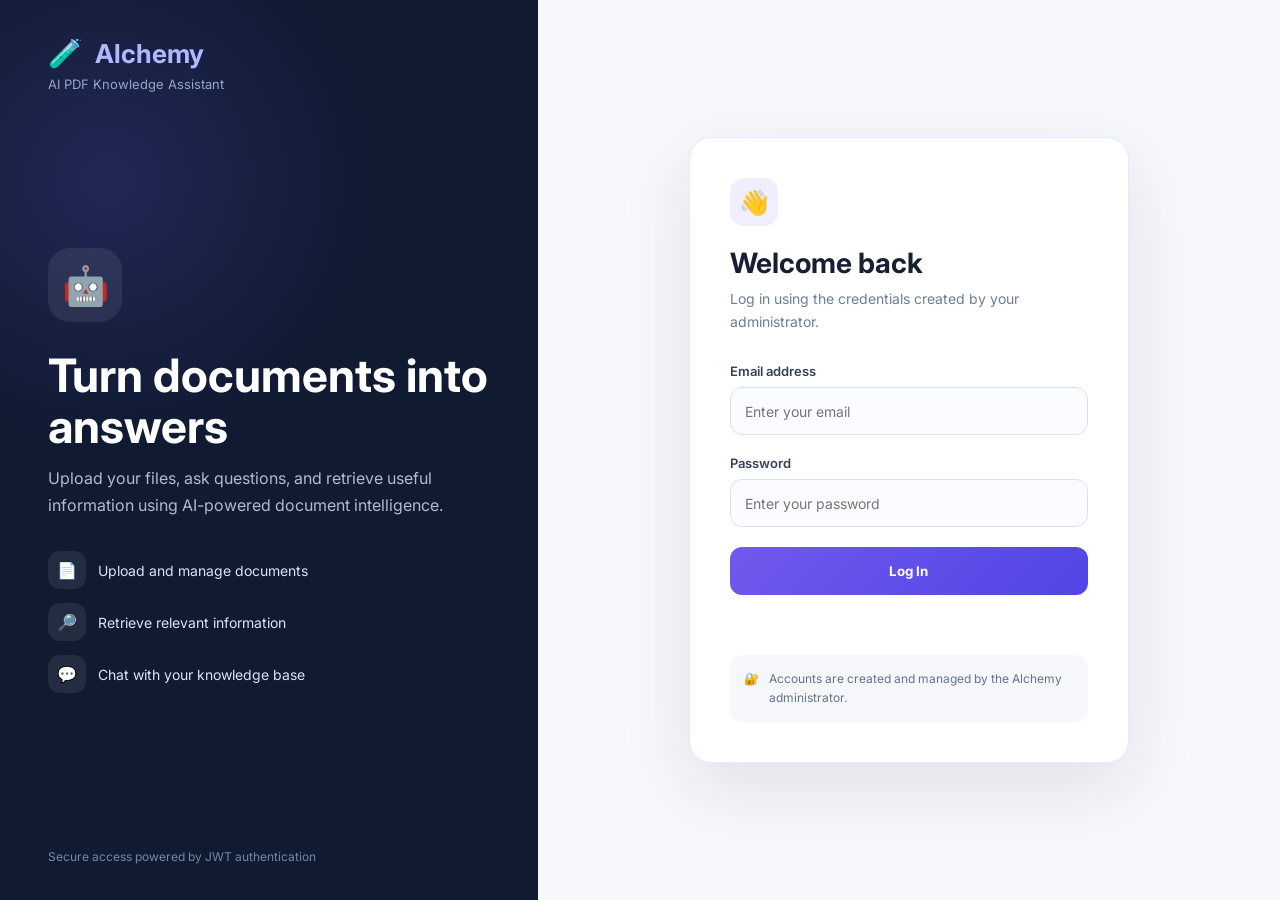
<file: src/main/resources/static/login.html>
<!DOCTYPE html>
<html lang="en">

<head>
    <meta charset="UTF-8">
    <meta name="viewport" content="width=device-width, initial-scale=1.0">

    <title>Alchemy Login</title>

    <link rel="preconnect" href="https://fonts.googleapis.com">
    <link rel="preconnect" href="https://fonts.gstatic.com" crossorigin>

    <link href="https://fonts.googleapis.com/css2?family=Inter:wght@400;500;600;700&display=swap" rel="stylesheet">

    <link rel="stylesheet" href="css/style.css">
</head>

<body class="auth-page">

    <div class="auth-layout">

        <!-- Left Branding Panel -->
        <section class="auth-brand-panel">

            <div class="auth-brand">

                <div class="auth-logo">
                    <span>🧪</span>
                    <h1>Alchemy</h1>
                </div>

                <p class="auth-tagline">
                    AI PDF Knowledge Assistant
                </p>

            </div>

            <div class="auth-brand-content">

                <div class="auth-illustration">🤖</div>

                <h2>Turn documents into answers</h2>

                <p>
                    Upload your files, ask questions, and retrieve useful
                    information using AI-powered document intelligence.
                </p>

                <div class="auth-feature-list">

                    <div class="auth-feature">
                        <span>📄</span>
                        <p>Upload and manage documents</p>
                    </div>

                    <div class="auth-feature">
                        <span>🔎</span>
                        <p>Retrieve relevant information</p>
                    </div>

                    <div class="auth-feature">
                        <span>💬</span>
                        <p>Chat with your knowledge base</p>
                    </div>

                </div>

            </div>

            <p class="auth-footer-text">
                Secure access powered by JWT authentication
            </p>

        </section>

        <!-- Right Login Panel -->
        <main class="auth-form-panel">

            <div class="auth-card">

                <div class="auth-card-header">
                    <span class="auth-card-icon">👋</span>

                    <h2>Welcome back</h2>

                    <p>
                        Log in using the credentials created by your administrator.
                    </p>
                </div>

                <form id="loginForm">

                    <div class="auth-field">
                        <label for="email">Email address</label>

                        <input id="email" type="email" placeholder="Enter your email" autocomplete="email" required>
                    </div>

                    <div class="auth-field">
                        <label for="password">Password</label>

                        <input id="password" type="password" placeholder="Enter your password"
                            autocomplete="current-password" required>
                    </div>

                    <button id="loginButton" type="submit" class="auth-primary-btn">

                        Log In
                    </button>

                    <p id="message" class="auth-message"></p>

                </form>

                <div class="auth-info-box">
                    <span>🔐</span>

                    <p>
                        Accounts are created and managed by the Alchemy administrator.
                    </p>
                </div>

            </div>

        </main>

    </div>

    <script>

        const loginForm = document.getElementById("loginForm");
        const loginButton = document.getElementById("loginButton");
        const message = document.getElementById("message");

        loginForm.addEventListener("submit", login);

        async function login(event) {

            // Form submit hone par page reload rokna
            event.preventDefault();

            const email = document.getElementById("email").value.trim();
            const password = document.getElementById("password").value;

            message.innerText = "";
            message.className = "auth-message";

            loginButton.disabled = true;
            loginButton.innerText = "Logging in...";

            try {

                const response = await fetch("/alchemy/api/auth/login", {

                    method: "POST",

                    // Backend HttpOnly JWT cookie set karega
                    credentials: "include",

                    headers: {
                        "Content-Type": "application/json"
                    },

                    body: JSON.stringify({
                        email: email,
                        password: password
                    })
                });

                const result = await response.json();

                if (result.message !== "Login successful") {

                    message.innerText =
                        result.message || "Invalid email or password.";

                    message.className = "auth-message error";

                    return;
                }

                /*
                 * JWT localStorage me save nahi hoga.
                 * JWT backend ke through HttpOnly cookie me store hota hai.
                 *
                 * Name aur role sirf UI display ke liye localStorage me hain.
                 */
                localStorage.setItem("alchemyName", result.name);
                localStorage.setItem("alchemyRole", result.role);

                message.innerText = "Login successful. Redirecting...";
                message.className = "auth-message success";

                window.location.href = "/alchemy/index.html";

            } catch (error) {

                console.error("Login error:", error);

                message.innerText =
                    "Unable to connect to the Alchemy server.";

                message.className = "auth-message error";

            } finally {

                loginButton.disabled = false;
                loginButton.innerText = "Log In";
            }
        }

    </script>

</body>

</html>
</file>
<file: src/main/resources/static/css/style.css>
:root {
    --primary: #4f46e5;
    --primary-hover: #4338ca;
    --primary-light: #e0e7ff;
    --danger: #ef4444;
    --danger-hover: #dc2626;
    --danger-light: #fee2e2;
    --bg-app: #f1f5f9;
    --bg-chat: #f8fafc;
    --bg-sidebar: #0f172a;
    --bg-sidebar-card: #1e293b;
    --text-main: #334155;
    --text-muted: #64748b;
    --text-white: #ffffff;
    --border-color: #e2e8f0;
    --border-sidebar: #334155;
    --shadow-sm: 0 1px 2px 0 rgb(0 0 0 / 0.05);
    --shadow-md: 0 4px 6px -1px rgb(0 0 0 / 0.1), 0 2px 4px -2px rgb(0 0 0 / 0.1);
    --radius-lg: 12px;
    --radius-md: 8px;
    --font-sans: 'Inter', system-ui, -apple-system, sans-serif;
}

* {
    box-sizing: border-box;
    margin: 0;
    padding: 0;
}

body {
    font-family: var(--font-sans);
    background-color: var(--bg-app);
    color: var(--text-main);
    height: 100vh;
    overflow: hidden;
}

.app-container {
    display: flex;
    height: 100vh;
    width: 100%;
}

/* Sidebar Styling */
.sidebar {
    width: 320px;
    background-color: var(--bg-sidebar);
    color: var(--text-white);
    display: flex;
    flex-direction: column;
    border-right: 1px solid var(--border-sidebar);
    flex-shrink: 0;
}

.sidebar-header {
    padding: 24px;
    border-bottom: 1px solid var(--border-sidebar);
}

.brand {
    display: flex;
    align-items: center;
    gap: 10px;
}

.brand-icon {
    font-size: 24px;
}

.brand h1 {
    font-size: 20px;
    font-weight: 700;
    letter-spacing: -0.025em;
    background: linear-gradient(to right, #a5b4fc, #818cf8);
    -webkit-background-clip: text;
    -webkit-text-fill-color: transparent;
}

.brand-tagline {
    font-size: 11px;
    color: #94a3b8;
    margin-top: 4px;
    font-weight: 500;
}

/* Upload Section */
.upload-section {
    padding: 20px;
    border-bottom: 1px solid var(--border-sidebar);
}

.upload-card {
    background-color: var(--bg-sidebar-card);
    border: 2px dashed #475569;
    border-radius: var(--radius-lg);
    padding: 20px;
    text-align: center;
    cursor: pointer;
    transition: all 0.2s ease;
}

.upload-card:hover,
.upload-card.dragover {
    border-color: var(--primary);
    background-color: #1e293b80;
}

.upload-icon {
    color: #94a3b8;
    margin-bottom: 8px;
}

.upload-card:hover .upload-icon {
    color: #818cf8;
    transform: translateY(-2px);
    transition: transform 0.2s ease;
}

.upload-text {
    font-size: 12px;
    color: #cbd5e1;
    line-height: 1.5;
}

.browse-link {
    color: #818cf8;
    font-weight: 600;
    text-decoration: underline;
}

.status-message {
    margin-top: 10px;
    font-size: 12px;
    text-align: center;
    min-height: 18px;
}

.status-message.success {
    color: #34d399;
}

.status-message.error {
    color: #f87171;
}

.status-message.info {
    color: #60a5fa;
}

/* Documents Section */
.documents-section {
    flex: 1;
    display: flex;
    flex-direction: column;
    padding: 20px;
    overflow: hidden;
}

.section-title {
    display: flex;
    justify-content: space-between;
    align-items: center;
    font-size: 12px;
    font-weight: 600;
    text-transform: uppercase;
    letter-spacing: 0.05em;
    color: #94a3b8;
    margin-bottom: 12px;
}

.doc-count {
    background-color: var(--bg-sidebar-card);
    padding: 2px 8px;
    border-radius: 20px;
    font-size: 10px;
    color: #cbd5e1;
}

.file-list-container {
    flex: 1;
    overflow-y: auto;
}

/* Custom Scrollbar for Sidebar File List */
.file-list-container::-webkit-scrollbar {
    width: 4px;
}

.file-list-container::-webkit-scrollbar-track {
    background: transparent;
}

.file-list-container::-webkit-scrollbar-thumb {
    background: #334155;
    border-radius: 2px;
}

.file-list {
    list-style: none;
    display: flex;
    flex-direction: column;
    gap: 8px;
}

.file-item {
    display: flex;
    align-items: center;
    justify-content: space-between;
    background-color: var(--bg-sidebar-card);
    padding: 10px 12px;
    border-radius: var(--radius-md);
    border: 1px solid #334155;
    transition: all 0.2s ease;
    gap: 10px;
}

.file-item:hover {
    border-color: #475569;
    background-color: #243249;
}

.file-info {
    display: flex;
    align-items: center;
    gap: 8px;
    min-width: 0;
    flex: 1;
}

.file-icon {
    font-size: 16px;
    flex-shrink: 0;
}

.file-name {
    font-size: 13px;
    font-weight: 500;
    color: #e2e8f0;
    white-space: nowrap;
    overflow: hidden;
    text-overflow: ellipsis;
}

.delete-btn {
    background: none;
    border: none;
    color: #94a3b8;
    cursor: pointer;
    padding: 4px;
    border-radius: 4px;
    display: flex;
    align-items: center;
    justify-content: center;
    transition: all 0.2s ease;
}

.delete-btn:hover {
    color: var(--danger);
    background-color: #ef444420;
}

/* Main Chat Container */
.chat-container {
    flex: 1;
    display: flex;
    flex-direction: column;
    background-color: var(--bg-chat);
}

.chat-header {
    background-color: var(--text-white);
    padding: 16px 24px;
    border-bottom: 1px solid var(--border-color);
    box-shadow: var(--shadow-sm);
    z-index: 10;
}

.active-doc-info {
    display: flex;
    align-items: center;
    gap: 12px;
}

.active-doc-icon {
    font-size: 24px;
}

.active-doc-info h2 {
    font-size: 15px;
    font-weight: 600;
    color: var(--text-main);
}

.active-doc-status {
    font-size: 12px;
    color: var(--text-muted);
    margin-top: 2px;
}

/* Chat Box */
.chat-box {
    flex: 1;
    padding: 24px;
    overflow-y: auto;
    display: flex;
    flex-direction: column;
    gap: 16px;
}

/* Custom Scrollbar for Chat Box */
.chat-box::-webkit-scrollbar {
    width: 6px;
}

.chat-box::-webkit-scrollbar-track {
    background: transparent;
}

.chat-box::-webkit-scrollbar-thumb {
    background: #cbd5e1;
    border-radius: 3px;
}

.chat-box::-webkit-scrollbar-thumb:hover {
    background: #94a3b8;
}

/* Empty State */
.empty-state {
    display: flex;
    flex-direction: column;
    align-items: center;
    justify-content: center;
    text-align: center;
    margin: auto;
    max-width: 420px;
    padding: 20px;
}

.empty-icon {
    font-size: 48px;
    margin-bottom: 16px;
    animation: float 3s ease-in-out infinite;
}

.empty-state h3 {
    font-size: 18px;
    font-weight: 600;
    color: var(--text-main);
    margin-bottom: 8px;
}

.empty-state p {
    font-size: 13px;
    color: var(--text-muted);
    line-height: 1.5;
}

@keyframes float {

    0%,
    100% {
        transform: translateY(0);
    }

    50% {
        transform: translateY(-8px);
    }
}

/* Messages */
.msg {
    max-width: 75%;
    padding: 12px 16px;
    border-radius: var(--radius-lg);
    font-size: 14px;
    line-height: 1.5;
    word-break: break-word;
    animation: slideUp 0.3s ease;
}

@keyframes slideUp {
    from {
        opacity: 0;
        transform: translateY(10px);
    }

    to {
        opacity: 1;
        transform: translateY(0);
    }
}

.msg.user {
    background-color: var(--primary);
    color: var(--text-white);
    align-self: flex-end;
    border-bottom-right-radius: 4px;
    box-shadow: 0 4px 6px -1px rgba(79, 70, 229, 0.2);
}

.msg.bot {
    background-color: var(--text-white);
    color: var(--text-main);
    align-self: flex-start;
    border-bottom-left-radius: 4px;
    border: 1px solid var(--border-color);
    box-shadow: var(--shadow-sm);
}

/* Loading/Typing Indicator */
.typing-indicator {
    display: flex;
    align-items: center;
    gap: 4px;
    padding: 12px 16px;
    background-color: var(--text-white);
    border: 1px solid var(--border-color);
    border-radius: var(--radius-lg);
    border-bottom-left-radius: 4px;
    align-self: flex-start;
    box-shadow: var(--shadow-sm);
}

.typing-dot {
    width: 6px;
    height: 6px;
    background-color: var(--text-muted);
    border-radius: 50%;
    animation: typing 1.4s infinite ease-in-out both;
}

.typing-dot:nth-child(1) {
    animation-delay: -0.32s;
}

.typing-dot:nth-child(2) {
    animation-delay: -0.16s;
}

@keyframes typing {

    0%,
    80%,
    100% {
        transform: scale(0);
    }

    40% {
        transform: scale(1);
    }
}

/* Input Area */
.chat-input-container {
    padding: 16px 24px 24px;
    background-color: var(--bg-chat);
}

.input-wrapper {
    display: flex;
    align-items: center;
    background-color: var(--text-white);
    border: 1px solid var(--border-color);
    border-radius: var(--radius-lg);
    padding: 4px 8px 4px 16px;
    box-shadow: var(--shadow-sm);
    transition: border-color 0.2s, box-shadow 0.2s;
}

.input-wrapper:focus-within {
    border-color: var(--primary);
    box-shadow: 0 0 0 3px rgba(79, 70, 229, 0.15);
}

.input-wrapper input {
    flex: 1;
    border: none;
    outline: none;
    font-size: 14px;
    padding: 12px 0;
    color: var(--text-main);
    font-family: var(--font-sans);
}

.input-wrapper input::placeholder {
    color: var(--text-muted);
}

.send-btn {
    background-color: var(--primary);
    color: var(--text-white);
    border: none;
    border-radius: var(--radius-md);
    width: 38px;
    height: 38px;
    display: flex;
    align-items: center;
    justify-content: center;
    cursor: pointer;
    transition: background-color 0.2s, transform 0.1s;
}

.send-btn:hover {
    background-color: var(--primary-hover);
}

.send-btn:active {
    transform: scale(0.95);
}

.user-area {
    display: flex;
    align-items: center;
    gap: 12px;
}

.logout-btn {
    padding: 8px 14px;
    border: none;
    border-radius: 8px;
    cursor: pointer;
    font-weight: 600;
}

/* Responsive adjustments */
@media (max-width: 768px) {
    .app-container {
        flex-direction: column;
    }

    .sidebar {
        width: 100%;
        height: auto;
        max-height: 250px;
    }

    .file-list-container {
        max-height: 100px;
    }
}

/* =========================================================
   LOGIN PAGE
========================================================= */

.auth-page,
.admin-page {
    margin: 0;
    min-height: 100vh;
    font-family: "Inter", sans-serif;
    background: #f7f8fc;
    color: #172033;
}

.auth-layout {
    min-height: 100vh;
    display: grid;
    grid-template-columns: minmax(360px, 42%) 1fr;
}

.auth-brand-panel {
    min-height: 100vh;
    padding: 36px 48px;
    display: flex;
    flex-direction: column;
    justify-content: space-between;
    background:
        radial-gradient(circle at 20% 20%, rgba(117, 99, 255, 0.18), transparent 32%),
        #101a31;
    color: white;
}

.auth-logo,
.admin-brand {
    display: flex;
    align-items: center;
    gap: 12px;
}

.auth-logo span,
.admin-brand span {
    font-size: 28px;
}

.auth-logo h1,
.admin-brand h1 {
    margin: 0;
    font-size: 26px;
    color: #aebaff;
}

.auth-tagline,
.admin-brand-tagline {
    margin-top: 6px;
    color: #92a6c7;
    font-size: 13px;
}

.auth-brand-content {
    max-width: 460px;
}

.auth-illustration {
    width: 74px;
    height: 74px;
    display: grid;
    place-items: center;
    border-radius: 22px;
    background: rgba(255, 255, 255, 0.08);
    font-size: 38px;
}

.auth-brand-content h2 {
    margin: 28px 0 12px;
    font-size: clamp(30px, 4vw, 46px);
    line-height: 1.12;
}

.auth-brand-content>p {
    margin: 0;
    max-width: 430px;
    color: #aebbd0;
    line-height: 1.7;
}

.auth-feature-list {
    margin-top: 32px;
    display: grid;
    gap: 14px;
}

.auth-feature {
    display: flex;
    align-items: center;
    gap: 12px;
    color: #dce4f2;
}

.auth-feature span {
    width: 38px;
    height: 38px;
    display: grid;
    place-items: center;
    border-radius: 12px;
    background: rgba(255, 255, 255, 0.08);
}

.auth-feature p {
    margin: 0;
    font-size: 14px;
}

.auth-footer-text {
    margin: 0;
    color: #7387aa;
    font-size: 12px;
}

.auth-form-panel {
    min-height: 100vh;
    display: grid;
    place-items: center;
    padding: 40px;
}

.auth-card {
    width: min(440px, 100%);
    padding: 40px;
    background: white;
    border: 1px solid #e6eaf2;
    border-radius: 22px;
    box-shadow: 0 24px 70px rgba(23, 32, 51, 0.1);
}

.auth-card-header {
    margin-bottom: 30px;
}

.auth-card-icon {
    width: 48px;
    height: 48px;
    display: grid;
    place-items: center;
    border-radius: 14px;
    background: #f1efff;
    font-size: 24px;
}

.auth-card-header h2 {
    margin: 20px 0 8px;
    font-size: 28px;
}

.auth-card-header p {
    margin: 0;
    color: #6f7d93;
    line-height: 1.6;
    font-size: 14px;
}

.auth-field {
    display: grid;
    gap: 8px;
    margin-bottom: 20px;
}

.auth-field label {
    font-size: 13px;
    font-weight: 600;
    color: #344158;
}

.auth-field input,
.auth-field select {
    width: 100%;
    height: 48px;
    box-sizing: border-box;
    padding: 0 14px;
    border: 1px solid #dce2ec;
    border-radius: 12px;
    outline: none;
    background: #fbfcff;
    color: #172033;
    font-family: inherit;
    font-size: 14px;
    transition: 0.2s ease;
}

.auth-field input:focus,
.auth-field select:focus {
    border-color: #6c5ce7;
    background: white;
    box-shadow: 0 0 0 4px rgba(108, 92, 231, 0.11);
}

.auth-primary-btn {
    min-height: 48px;
    padding: 0 22px;
    border: 0;
    border-radius: 12px;
    background: linear-gradient(135deg, #7159ee, #5145e5);
    color: white;
    font-family: inherit;
    font-weight: 700;
    cursor: pointer;
    transition: 0.2s ease;
}

.auth-card .auth-primary-btn {
    width: 100%;
}

.auth-primary-btn:hover {
    transform: translateY(-1px);
    box-shadow: 0 12px 24px rgba(81, 69, 229, 0.24);
}

.auth-primary-btn:disabled {
    cursor: not-allowed;
    opacity: 0.65;
    transform: none;
}

.auth-message {
    min-height: 20px;
    margin: 16px 0 0;
    font-size: 13px;
    font-weight: 600;
}

.auth-message.success {
    color: #168254;
}

.auth-message.error {
    color: #c63e4d;
}

.auth-info-box {
    margin-top: 24px;
    padding: 14px;
    display: flex;
    gap: 10px;
    align-items: flex-start;
    border-radius: 12px;
    background: #f6f7fb;
    color: #66738a;
    font-size: 12px;
    line-height: 1.6;
}

.auth-info-box p {
    margin: 0;
}


/* =========================================================
   ADMIN CREATE USER PAGE
========================================================= */

.admin-layout {
    min-height: 100vh;
    display: grid;
    grid-template-columns: 270px 1fr;
}

.admin-sidebar {
    min-height: 100vh;
    padding: 30px 22px;
    display: flex;
    flex-direction: column;
    justify-content: space-between;
    background: #101a31;
    color: white;
}

.admin-nav {
    margin-top: 48px;
    display: grid;
    gap: 10px;
}

.admin-nav-item,
.admin-sidebar-logout {
    width: 100%;
    min-height: 46px;
    padding: 0 14px;
    display: flex;
    align-items: center;
    gap: 12px;
    border: 0;
    border-radius: 11px;
    background: transparent;
    color: #9dafca;
    font-family: inherit;
    font-weight: 600;
    cursor: pointer;
    text-align: left;
}

.admin-nav-item:hover,
.admin-nav-item.active {
    background: #1d2943;
    color: white;
}

.admin-sidebar-logout {
    color: #f4a9b1;
}

.admin-sidebar-logout:hover {
    background: rgba(220, 72, 89, 0.12);
}

.admin-main {
    min-width: 0;
}

.admin-header {
    min-height: 105px;
    padding: 24px 38px;
    display: flex;
    align-items: center;
    justify-content: space-between;
    background: white;
    border-bottom: 1px solid #e6eaf2;
}

.admin-eyebrow {
    margin: 0 0 6px;
    color: #6555e9;
    font-size: 11px;
    font-weight: 800;
    letter-spacing: 1.4px;
}

.admin-header h2 {
    margin: 0 0 6px;
    font-size: 25px;
}

.admin-header>div>p:last-child {
    margin: 0;
    color: #758298;
    font-size: 13px;
}

.admin-profile {
    display: flex;
    align-items: center;
    gap: 12px;
}

.admin-avatar {
    width: 42px;
    height: 42px;
    display: grid;
    place-items: center;
    border-radius: 50%;
    background: #eeeaff;
    color: #5c4bdd;
    font-weight: 800;
}

.admin-profile div:last-child {
    display: grid;
    gap: 3px;
}

.admin-profile strong {
    font-size: 13px;
}

.admin-profile span {
    color: #7e8ba1;
    font-size: 10px;
    font-weight: 800;
}

.admin-content {
    padding: 42px;
}

.admin-form-card {
    max-width: 820px;
    padding: 34px;
    background: white;
    border: 1px solid #e5e9f1;
    border-radius: 20px;
    box-shadow: 0 16px 45px rgba(24, 34, 55, 0.07);
}

.admin-form-heading {
    margin-bottom: 30px;
    display: flex;
    align-items: center;
    gap: 15px;
}

.admin-form-icon {
    width: 48px;
    height: 48px;
    display: grid;
    place-items: center;
    border-radius: 14px;
    background: #f0eeff;
    font-size: 23px;
}

.admin-form-heading h3 {
    margin: 0 0 5px;
    font-size: 19px;
}

.admin-form-heading p {
    margin: 0;
    color: #7a879c;
    font-size: 13px;
}

.admin-form-grid {
    display: grid;
    grid-template-columns: repeat(2, minmax(0, 1fr));
    column-gap: 22px;
}

.admin-role-note {
    margin: 4px 0 24px;
    padding: 14px;
    display: flex;
    gap: 10px;
    border-radius: 12px;
    background: #f6f7fb;
    color: #65738a;
    font-size: 12px;
    line-height: 1.6;
}

.admin-role-note p {
    margin: 0;
}

.admin-form-actions {
    display: flex;
    justify-content: flex-end;
    gap: 12px;
}

.admin-secondary-btn {
    min-height: 48px;
    padding: 0 22px;
    border: 1px solid #dce2ec;
    border-radius: 12px;
    background: white;
    color: #4d5a70;
    font-family: inherit;
    font-weight: 700;
    cursor: pointer;
}


/* =========================================================
   RESPONSIVE
========================================================= */

@media (max-width: 900px) {

    .auth-layout {
        grid-template-columns: 1fr;
    }

    .auth-brand-panel {
        min-height: auto;
        padding: 30px;
    }

    .auth-brand-content,
    .auth-footer-text {
        display: none;
    }

    .auth-form-panel {
        min-height: auto;
        padding: 35px 20px;
    }

    .admin-layout {
        grid-template-columns: 1fr;
    }

    .admin-sidebar {
        min-height: auto;
        padding: 20px;
    }

    .admin-nav {
        margin-top: 25px;
    }

    .admin-sidebar-logout {
        margin-top: 16px;
    }

    .admin-header {
        padding: 22px;
    }

    .admin-profile {
        display: none;
    }

    .admin-content {
        padding: 22px;
    }

    .admin-form-grid {
        grid-template-columns: 1fr;
    }
}

@media (max-width: 520px) {

    .auth-card,
    .admin-form-card {
        padding: 24px;
        border-radius: 16px;
    }

    .admin-form-actions {
        flex-direction: column-reverse;
    }

    .admin-form-actions button {
        width: 100%;
    }
}
</file>
